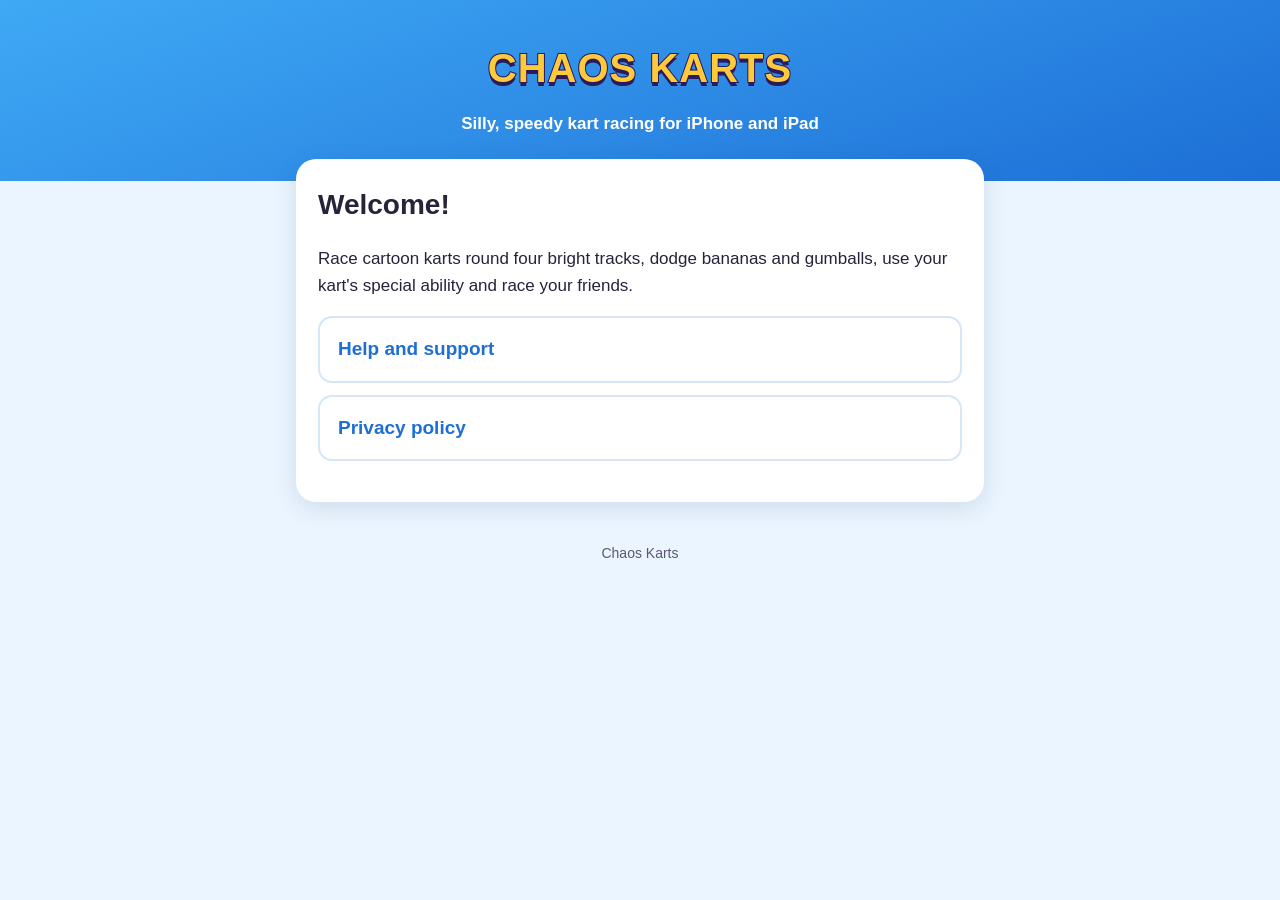
<file: index.html>
<!doctype html>
<html lang="en">
<head>
	<meta charset="utf-8">
	<meta name="viewport" content="width=device-width, initial-scale=1">
	<title>Chaos Karts</title>
	<link rel="stylesheet" href="style.css">
</head>
<body>
	<header>
		<a class="logo" href="index.html">CHAOS KARTS</a>
		<p>Silly, speedy kart racing for iPhone and iPad</p>
	</header>
	<main>
		<div class="card">
			<h1>Welcome!</h1>
			<p>Race cartoon karts round four bright tracks, dodge bananas and
			gumballs, use your kart's special ability and race your friends.</p>
			<ul class="big-list">
				<li><a href="support.html">Help and support</a></li>
				<li><a href="privacy.html">Privacy policy</a></li>
			</ul>
		</div>
	</main>
	<footer>Chaos Karts</footer>
</body>
</html>
</file>
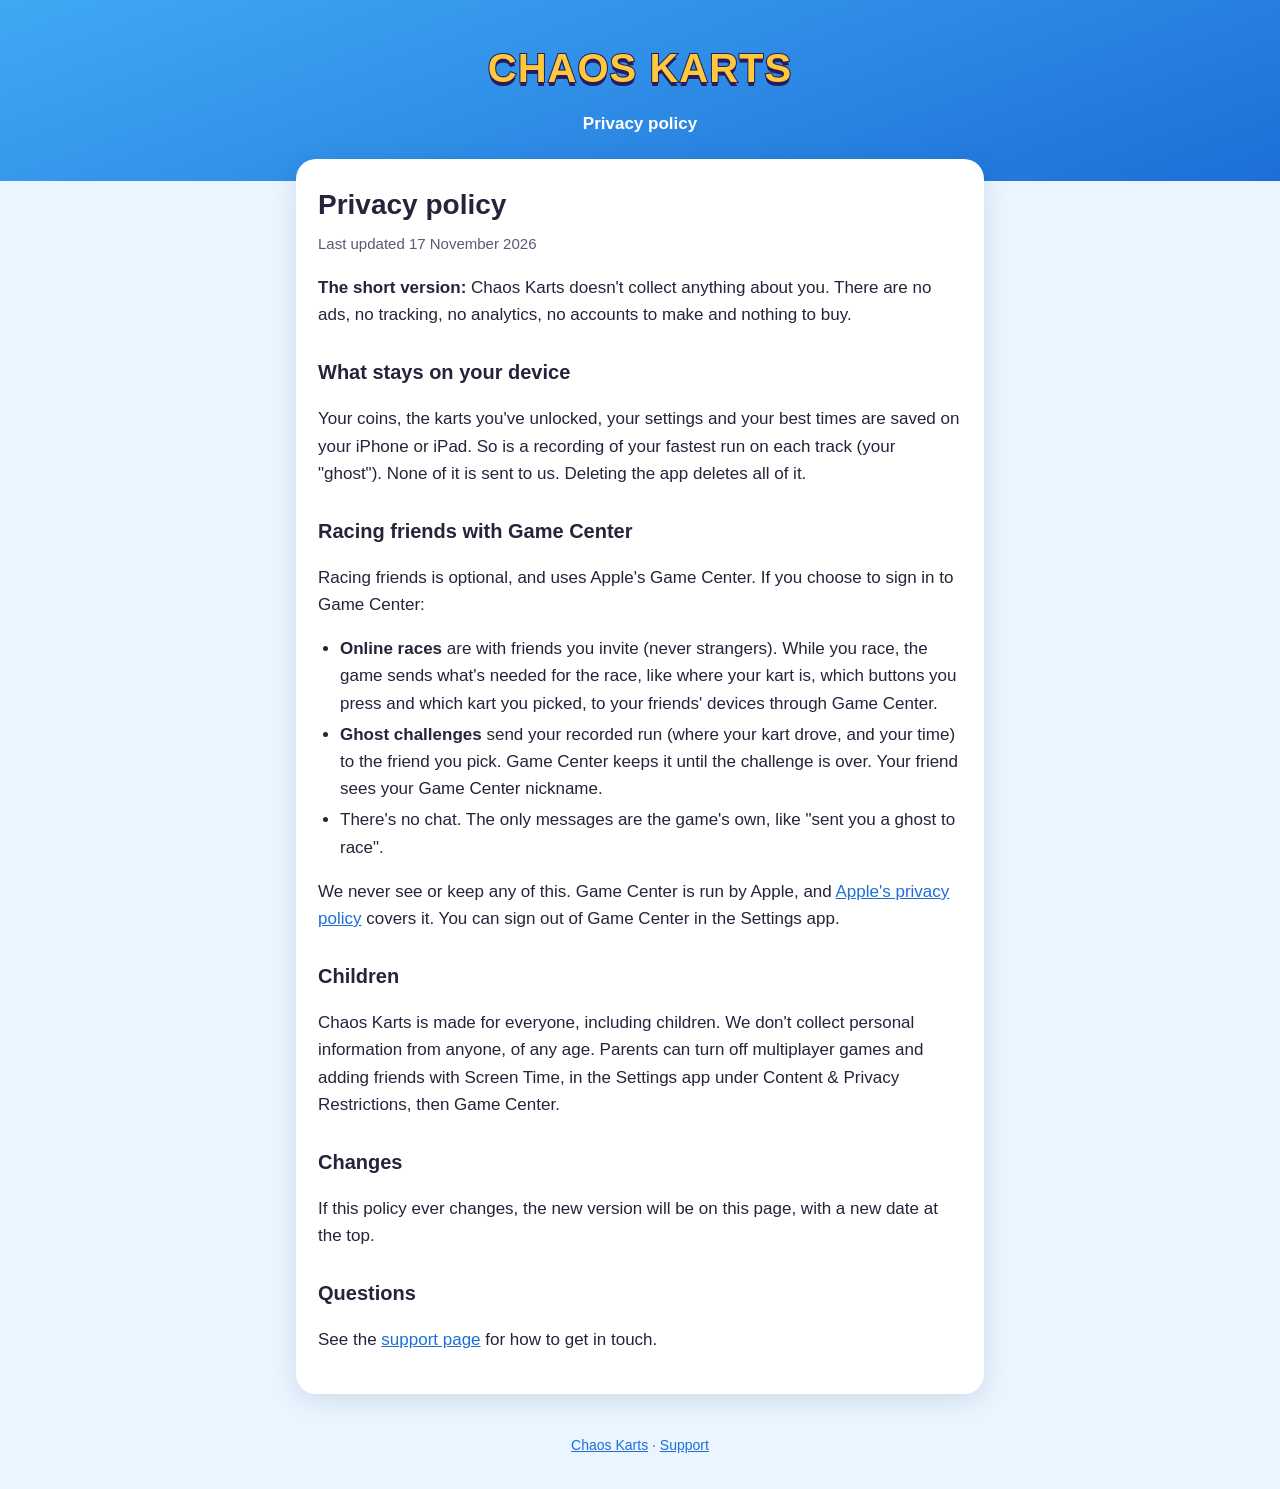
<file: privacy.html>
<!doctype html>
<html lang="en">
<head>
	<meta charset="utf-8">
	<meta name="viewport" content="width=device-width, initial-scale=1">
	<title>Privacy Policy</title>
	<link rel="stylesheet" href="style.css">
</head>
<body>
	<header>
		<a class="logo" href="index.html">CHAOS KARTS</a>
		<p>Privacy policy</p>
	</header>
	<main>
		<div class="card">
			<h1>Privacy policy</h1>
			<p class="updated">Last updated 17 November 2026</p>

			<p><strong>The short version:</strong> Chaos Karts doesn't collect
			anything about you. There are no ads, no tracking, no analytics, no
			accounts to make and nothing to buy.</p>

			<h2>What stays on your device</h2>
			<p>Your coins, the karts you've unlocked, your settings and your best
			times are saved on your iPhone or iPad. So is a recording of your
			fastest run on each track (your "ghost"). None of it is sent to us.
			Deleting the app deletes all of it.</p>

			<h2>Racing friends with Game Center</h2>
			<p>Racing friends is optional, and uses Apple's Game Center. If you
			choose to sign in to Game Center:</p>
			<ul>
				<li><strong>Online races</strong> are with friends you invite (never
				strangers). While you race, the game sends what's needed for the
				race, like where your kart is, which buttons you press and which
				kart you picked, to your friends' devices through Game Center.</li>
				<li><strong>Ghost challenges</strong> send your recorded run (where
				your kart drove, and your time) to the friend you pick. Game Center
				keeps it until the challenge is over. Your friend sees your Game
				Center nickname.</li>
				<li>There's no chat. The only messages are the game's own, like
				"sent you a ghost to race".</li>
			</ul>
			<p>We never see or keep any of this. Game Center is run by Apple, and
			<a href="https://www.apple.com/legal/privacy/">Apple's privacy policy</a>
			covers it. You can sign out of Game Center in the Settings app.</p>

			<h2>Children</h2>
			<p>Chaos Karts is made for everyone, including children. We don't
			collect personal information from anyone, of any age. Parents can turn
			off multiplayer games and adding friends with Screen Time, in the
			Settings app under Content &amp; Privacy Restrictions, then Game
			Center.</p>

			<h2>Changes</h2>
			<p>If this policy ever changes, the new version will be on this page,
			with a new date at the top.</p>

			<h2>Questions</h2>
			<p>See the <a href="support.html">support page</a> for how to get in
			touch.</p>
		</div>
	</main>
	<footer><a href="index.html">Chaos Karts</a> · <a href="support.html">Support</a></footer>
</body>
</html>
</file>
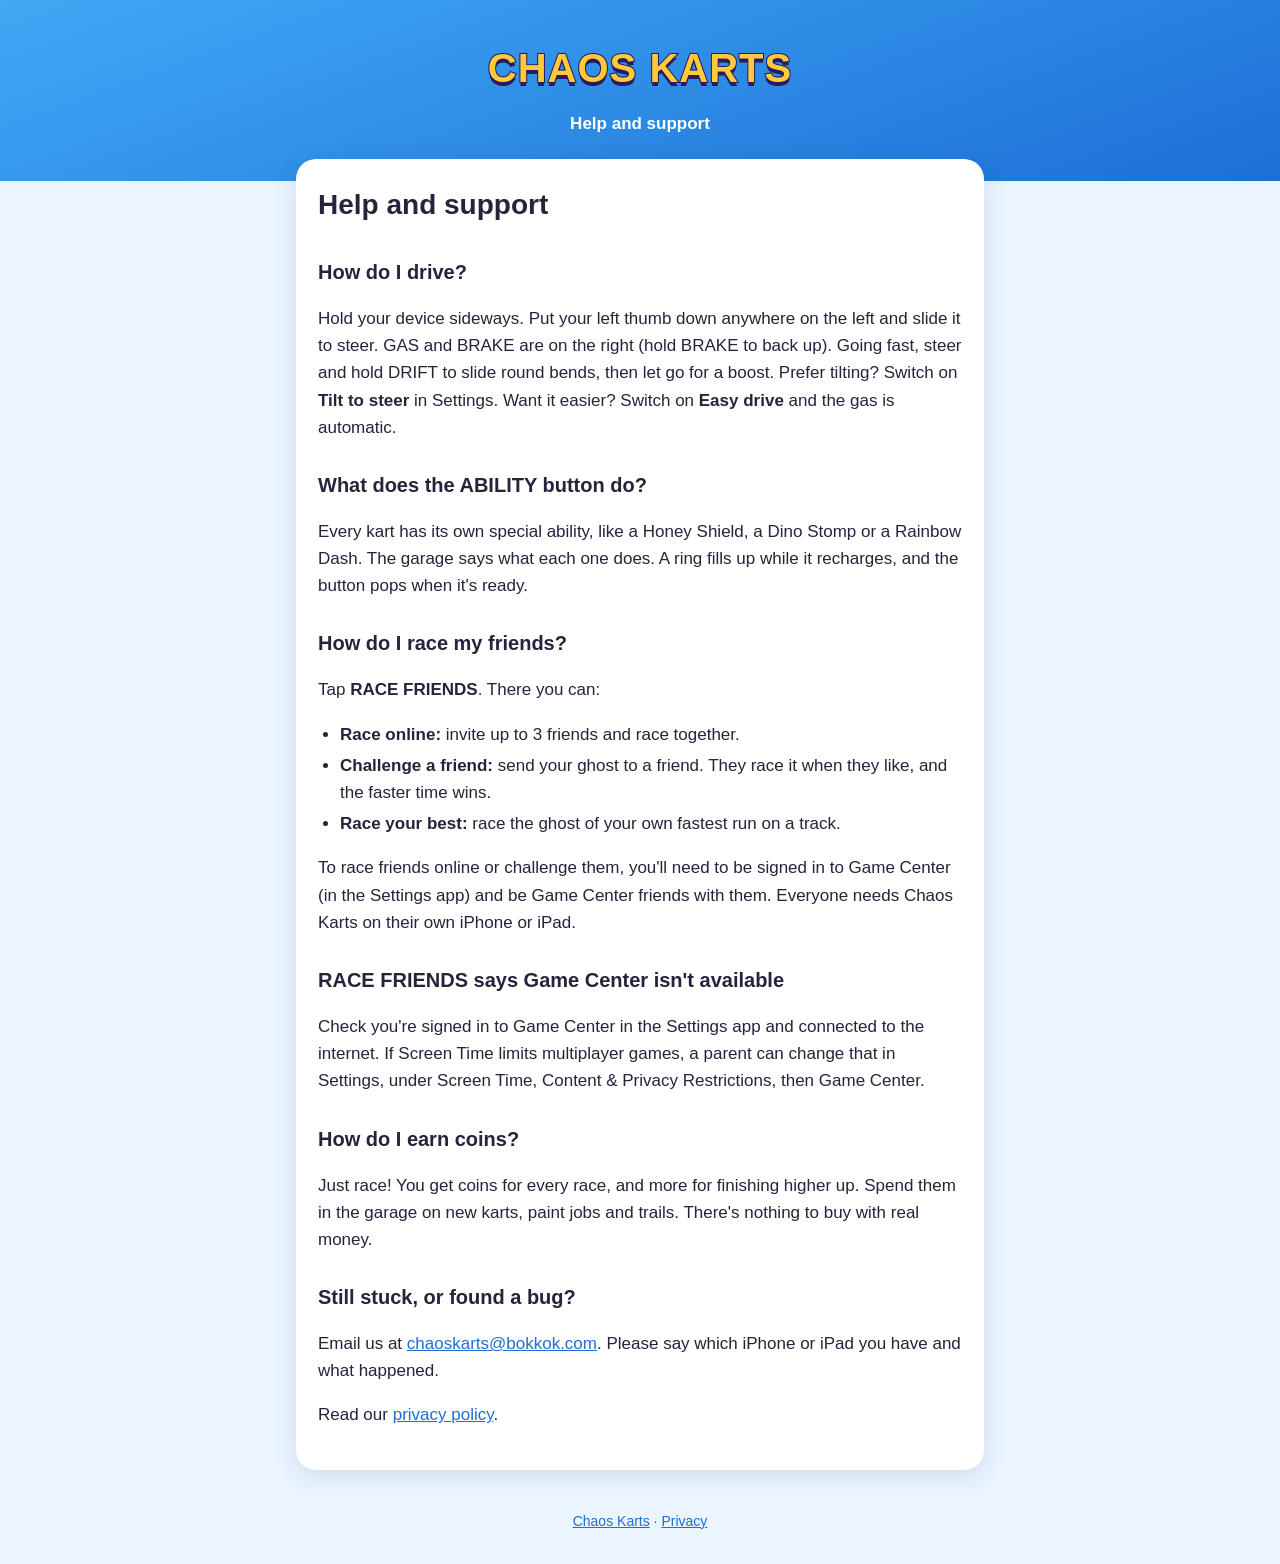
<file: support.html>
<!doctype html>
<html lang="en">
<head>
	<meta charset="utf-8">
	<meta name="viewport" content="width=device-width, initial-scale=1">
	<title>Chaos Karts Support</title>
	<link rel="stylesheet" href="style.css">
</head>
<body>
	<header>
		<a class="logo" href="index.html">CHAOS KARTS</a>
		<p>Help and support</p>
	</header>
	<main>
		<div class="card">
			<h1>Help and support</h1>

			<h2>How do I drive?</h2>
			<p>Hold your device sideways. Put your left thumb down anywhere on the
			left and slide it to steer. GAS and BRAKE are on the right (hold BRAKE
			to back up). Going fast, steer and hold DRIFT to slide round bends, then
			let go for a boost. Prefer tilting? Switch on <strong>Tilt to
			steer</strong> in Settings. Want it easier? Switch on <strong>Easy
			drive</strong> and the gas is automatic.</p>

			<h2>What does the ABILITY button do?</h2>
			<p>Every kart has its own special ability, like a Honey Shield, a Dino
			Stomp or a Rainbow Dash. The garage says what each one does. A ring
			fills up while it recharges, and the button pops when it's ready.</p>

			<h2>How do I race my friends?</h2>
			<p>Tap <strong>RACE FRIENDS</strong>. There you can:</p>
			<ul>
				<li><strong>Race online:</strong> invite up to 3 friends and race
				together.</li>
				<li><strong>Challenge a friend:</strong> send your ghost to a friend.
				They race it when they like, and the faster time wins.</li>
				<li><strong>Race your best:</strong> race the ghost of your own
				fastest run on a track.</li>
			</ul>
			<p>To race friends online or challenge them, you'll need to be signed in
			to Game Center (in the Settings app) and be Game Center friends with
			them. Everyone needs Chaos Karts on their own iPhone or iPad.</p>

			<h2>RACE FRIENDS says Game Center isn't available</h2>
			<p>Check you're signed in to Game Center in the Settings app and
			connected to the internet. If Screen Time limits multiplayer games,
			a parent can change that in Settings, under Screen Time, Content &amp;
			Privacy Restrictions, then Game Center.</p>

			<h2>How do I earn coins?</h2>
			<p>Just race! You get coins for every race, and more for finishing
			higher up. Spend them in the garage on new karts, paint jobs and trails. There's
			nothing to buy with real money.</p>

			<h2>Still stuck, or found a bug?</h2>
			<p>Email us at <a href="mailto:chaoskarts@bokkok.com">chaoskarts@bokkok.com</a>. Please
			say which iPhone or iPad you have and what happened.</p>

			<p>Read our <a href="privacy.html">privacy policy</a>.</p>
		</div>
	</main>
	<footer><a href="index.html">Chaos Karts</a> · <a href="privacy.html">Privacy</a></footer>
</body>
</html>
</file>
<file: style.css>
/* Chaos Karts' web pages: the privacy policy and support pages the App Store
   links to. Bright like the game, easy to read on a phone. */

:root {
	--sky: #3fa9f5;
	--sky-deep: #1d6fd6;
	--sun: #ffc93c;
	--ink: #2a1a5e;
	--text: #26233a;
	--muted: #5c5874;
	--card: #ffffff;
	--page: #eaf5ff;
	--line: #d5e6f7;
}

@media (prefers-color-scheme: dark) {
	:root {
		--text: #ecebf5;
		--muted: #b4b1c8;
		--card: #1f1d33;
		--page: #14122a;
		--line: #34315a;
	}
}

* { box-sizing: border-box; }

body {
	margin: 0;
	background: var(--page);
	color: var(--text);
	font: 17px/1.6 -apple-system, BlinkMacSystemFont, "Segoe UI", Roboto, sans-serif;
}

header {
	background: linear-gradient(160deg, var(--sky), var(--sky-deep));
	padding: 36px 16px 44px;
	text-align: center;
}

header a.logo {
	color: var(--sun);
	text-decoration: none;
	font-weight: 900;
	font-size: 40px;
	letter-spacing: 1px;
	-webkit-text-stroke: 2px var(--ink);
	paint-order: stroke fill;
	text-shadow: 0 4px 0 var(--ink);
}

header p {
	color: #fff;
	margin: 10px 0 0;
	font-weight: 600;
}

main {
	max-width: 720px;
	margin: -22px auto 40px;
	padding: 0 16px;
}

.card {
	background: var(--card);
	border-radius: 20px;
	padding: 24px 22px;
	box-shadow: 0 6px 24px rgba(20, 40, 90, 0.12);
}

h1 { font-size: 28px; margin: 0 0 4px; }
h2 { font-size: 20px; margin: 28px 0 6px; }
.updated { color: var(--muted); margin: 0 0 18px; font-size: 15px; }
ul { padding-left: 22px; }
li { margin: 4px 0; }
a { color: var(--sky-deep); }
@media (prefers-color-scheme: dark) { a { color: var(--sky); } }

.big-list { list-style: none; padding: 0; }
.big-list a {
	display: block;
	margin: 12px 0;
	padding: 16px 18px;
	border: 2px solid var(--line);
	border-radius: 14px;
	text-decoration: none;
	font-weight: 700;
	font-size: 19px;
}

footer {
	text-align: center;
	color: var(--muted);
	font-size: 14px;
	padding: 0 16px 32px;
}
</file>
